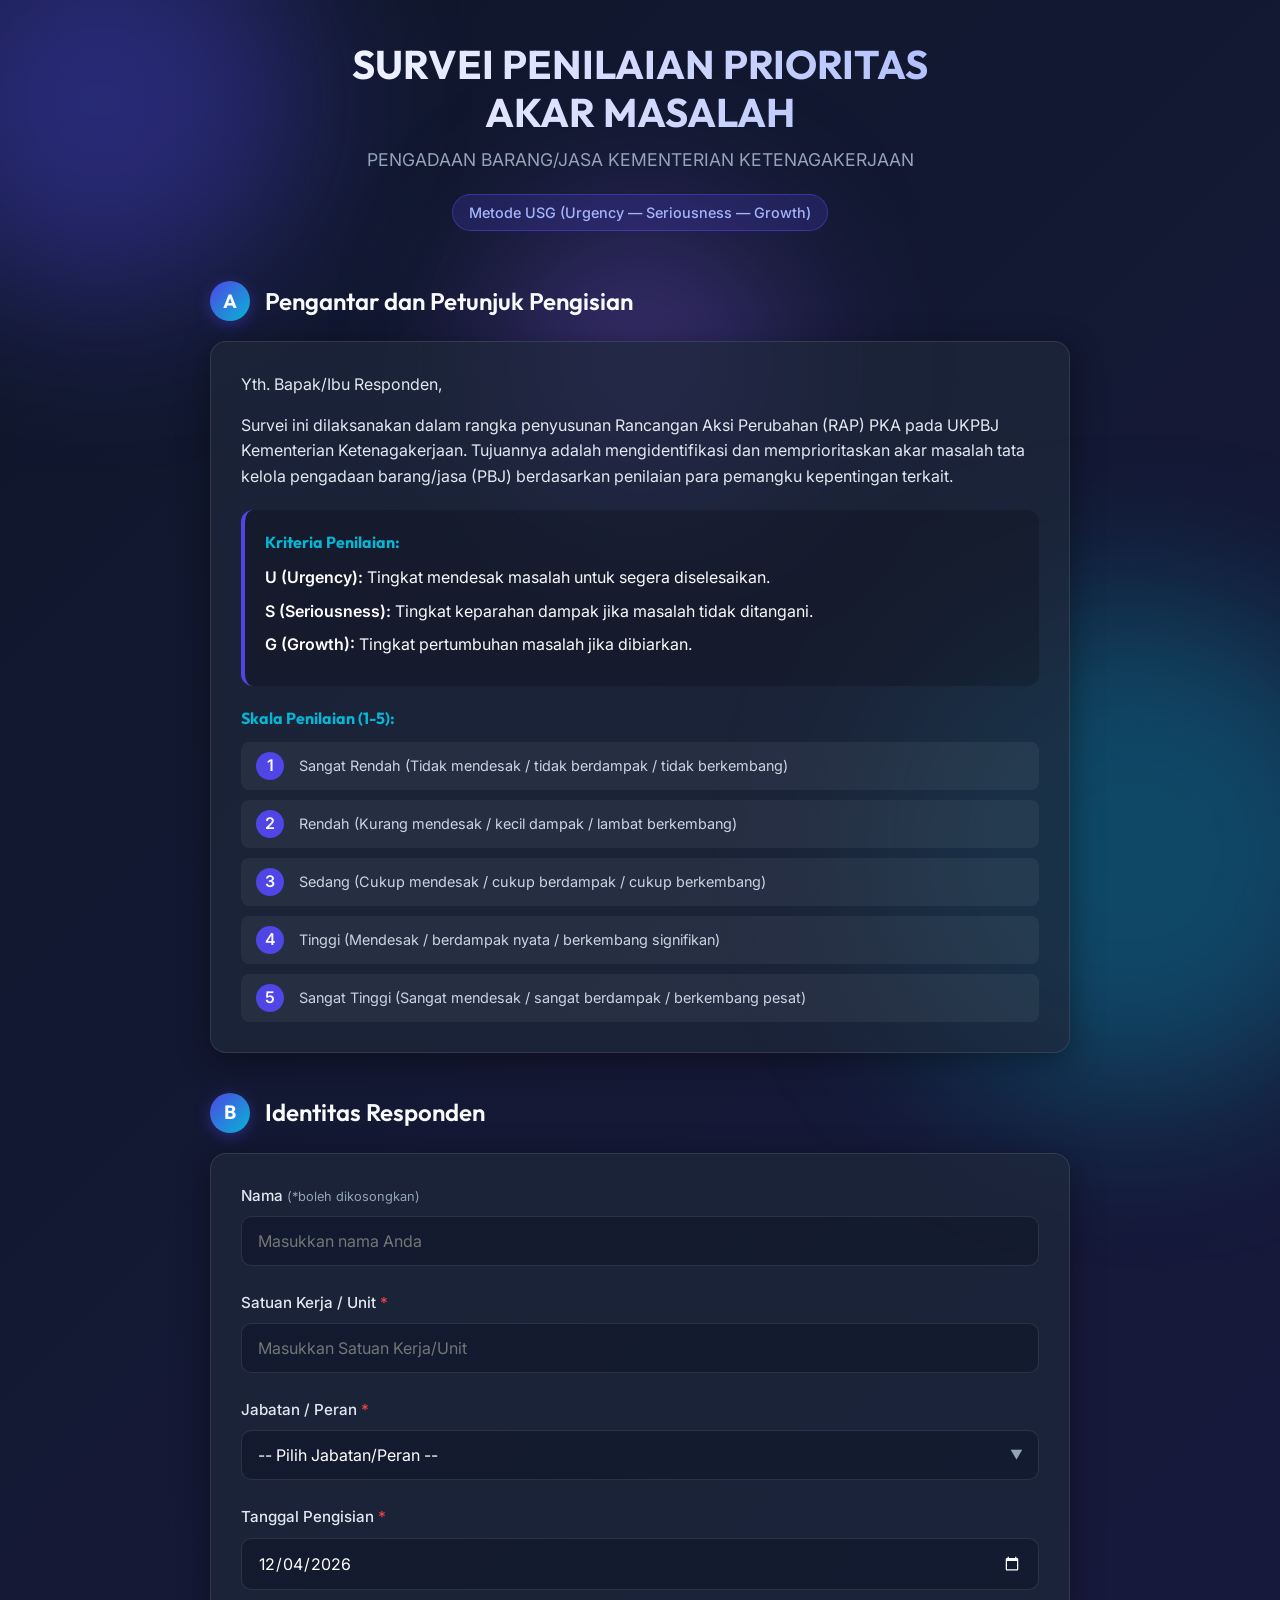
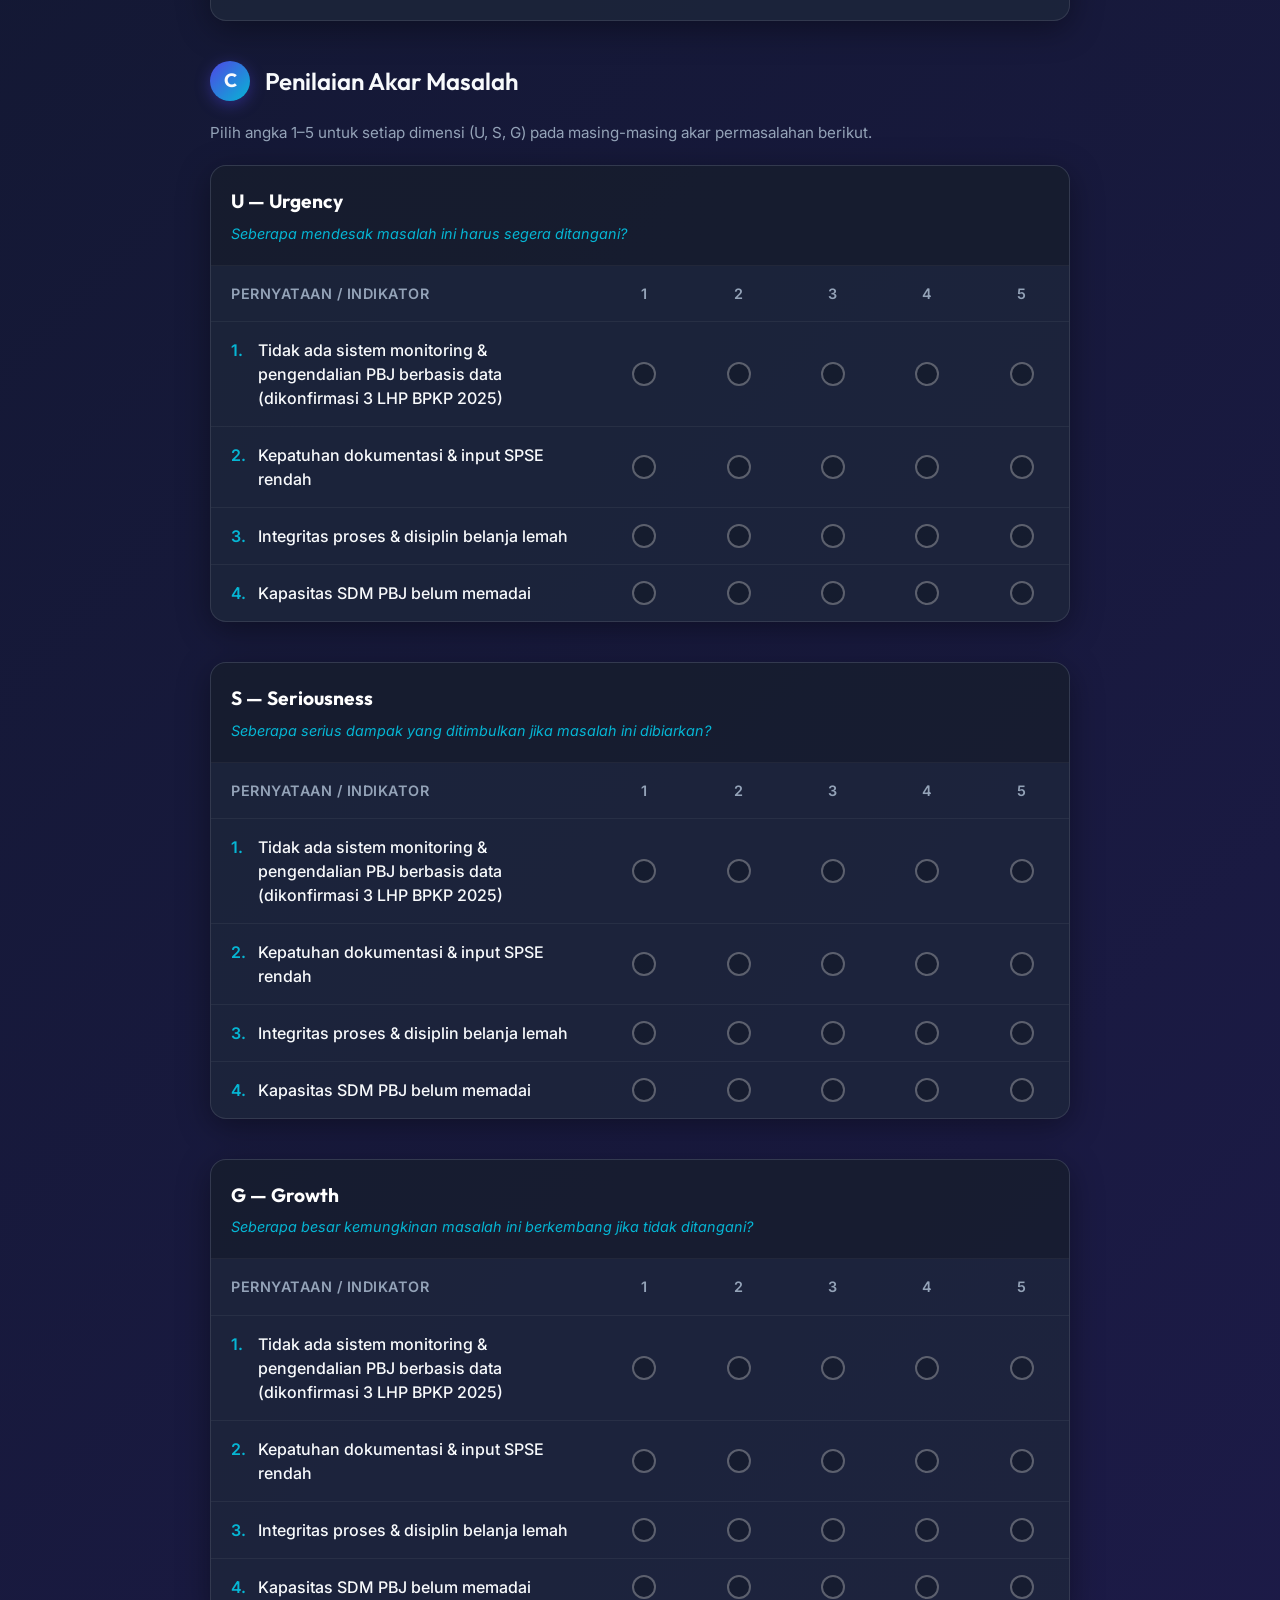
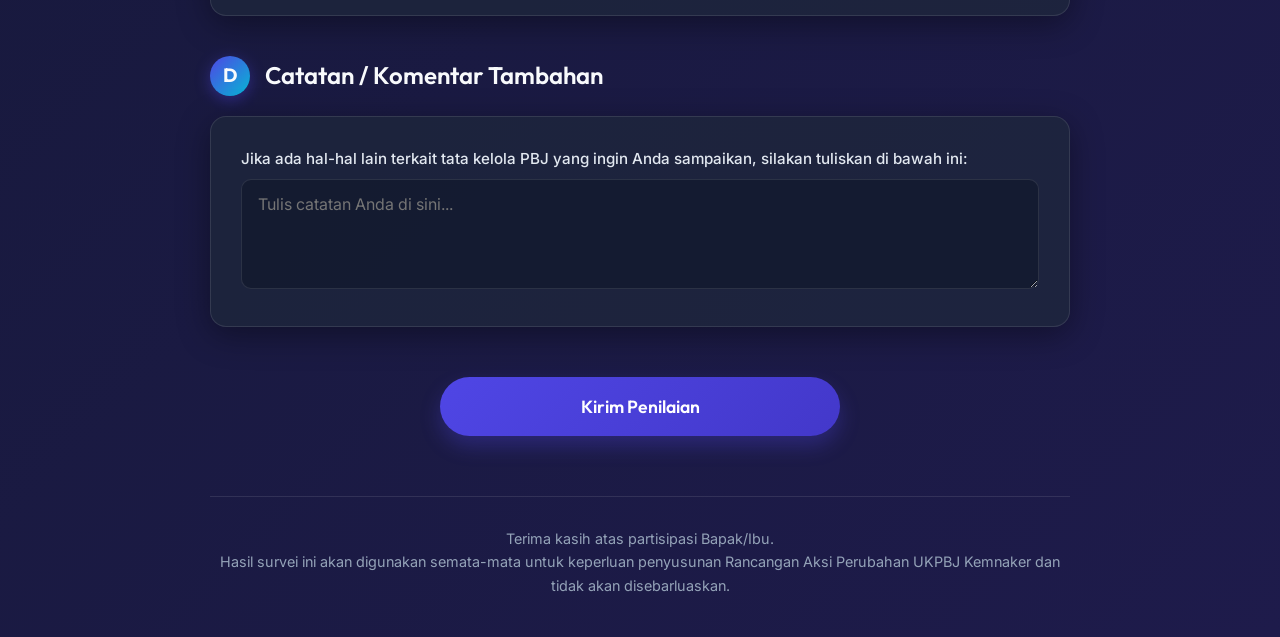
<file: index.html>
<!DOCTYPE html>
<html lang="id">
<head>
    <meta charset="UTF-8">
    <meta name="viewport" content="width=device-width, initial-scale=1.0">
    <title>Survei Prioritas Masalah PBJ Kemnaker</title>
    <!-- Google Fonts: Outfit for Headings, Inter for Body -->
    <link rel="preconnect" href="https://fonts.googleapis.com">
    <link rel="preconnect" href="https://fonts.gstatic.com" crossorigin>
    <link href="https://fonts.googleapis.com/css2?family=Inter:wght@400;500;600&family=Outfit:wght@500;600;700&display=swap" rel="stylesheet">
    <link rel="stylesheet" href="style.css">
</head>
<body>

    <!-- Background Elements for Premium Look -->
    <div class="bg-shape shape-1"></div>
    <div class="bg-shape shape-2"></div>
    <div class="bg-shape shape-3"></div>

    <div class="container animate-on-load">
        <header class="header">
            <div class="header-logo-placeholder"></div>
            <h1>SURVEI PENILAIAN PRIORITAS<br>AKAR MASALAH</h1>
            <h2>PENGADAAN BARANG/JASA KEMENTERIAN KETENAGAKERJAAN</h2>
            <div class="badge">Metode USG (Urgency — Seriousness — Growth)</div>
        </header>

        <form id="surveiForm">
            <!-- A. Pengantar -->
            <section class="form-section fade-in-section">
                <div class="section-header">
                    <div class="section-number">A</div>
                    <h3>Pengantar dan Petunjuk Pengisian</h3>
                </div>
                <div class="info-card glass-effect">
                    <p>Yth. Bapak/Ibu Responden,</p>
                    <p>Survei ini dilaksanakan dalam rangka penyusunan Rancangan Aksi Perubahan (RAP) PKA pada UKPBJ Kementerian Ketenagakerjaan. Tujuannya adalah mengidentifikasi dan memprioritaskan akar masalah tata kelola pengadaan barang/jasa (PBJ) berdasarkan penilaian para pemangku kepentingan terkait.</p>
                    
                    <div class="criteria-box">
                        <h4>Kriteria Penilaian:</h4>
                        <ul class="criteria-list">
                            <li><span class="highlight">U (Urgency):</span> Tingkat mendesak masalah untuk segera diselesaikan.</li>
                            <li><span class="highlight">S (Seriousness):</span> Tingkat keparahan dampak jika masalah tidak ditangani.</li>
                            <li><span class="highlight">G (Growth):</span> Tingkat pertumbuhan masalah jika dibiarkan.</li>
                        </ul>
                    </div>

                    <div class="scale-info">
                        <h4>Skala Penilaian (1-5):</h4>
                        <div class="scale-grid">
                            <div class="scale-item"><span class="scale-num">1</span> <span class="scale-desc">Sangat Rendah (Tidak mendesak / tidak berdampak / tidak berkembang)</span></div>
                            <div class="scale-item"><span class="scale-num">2</span> <span class="scale-desc">Rendah (Kurang mendesak / kecil dampak / lambat berkembang)</span></div>
                            <div class="scale-item"><span class="scale-num">3</span> <span class="scale-desc">Sedang (Cukup mendesak / cukup berdampak / cukup berkembang)</span></div>
                            <div class="scale-item"><span class="scale-num">4</span> <span class="scale-desc">Tinggi (Mendesak / berdampak nyata / berkembang signifikan)</span></div>
                            <div class="scale-item"><span class="scale-num">5</span> <span class="scale-desc">Sangat Tinggi (Sangat mendesak / sangat berdampak / berkembang pesat)</span></div>
                        </div>
                    </div>
                </div>
            </section>

            <!-- B. Identitas Responden -->
            <section class="form-section fade-in-section">
                <div class="section-header">
                    <div class="section-number">B</div>
                    <h3>Identitas Responden</h3>
                </div>
                <div class="card glass-effect">
                    <div class="form-grid">
                        <div class="form-group">
                            <label for="nama">Nama <span class="optional">(*boleh dikosongkan)</span></label>
                            <input type="text" id="nama" name="nama" placeholder="Masukkan nama Anda">
                            <div class="input-focus-line"></div>
                        </div>
                        <div class="form-group">
                            <label for="satker">Satuan Kerja / Unit <span class="required">*</span></label>
                            <input type="text" id="satker" name="satker" required placeholder="Masukkan Satuan Kerja/Unit">
                            <div class="input-focus-line"></div>
                        </div>
                        <div class="form-group">
                            <label for="jabatan">Jabatan / Peran <span class="required">*</span></label>
                            <div class="select-wrapper">
                                <select id="jabatan" name="jabatan" required>
                                    <option value="" disabled selected>-- Pilih Jabatan/Peran --</option>
                                    <option value="PPK">PPK</option>
                                    <option value="Kepala Satker">Kepala Satker</option>
                                    <option value="JFPPBJ">JFPPBJ</option>
                                    <option value="Lainnya">Lainnya</option>
                                </select>
                            </div>
                        </div>
                        <div class="form-group" id="jabatanLainnyaGroup" style="display: none;">
                            <label for="jabatanLainnya">Sebutkan Jabatan Lainnya <span class="required">*</span></label>
                            <input type="text" id="jabatanLainnya" name="jabatanLainnya" placeholder="Sebutkan...">
                            <div class="input-focus-line"></div>
                        </div>
                        <div class="form-group">
                            <label for="tanggal">Tanggal Pengisian <span class="required">*</span></label>
                            <input type="date" id="tanggal" name="tanggal" required>
                            <div class="input-focus-line"></div>
                        </div>
                    </div>
                </div>
            </section>

            <!-- C. Penilaian Akar Masalah -->
            <section class="form-section fade-in-section">
                <div class="section-header">
                    <div class="section-number">C</div>
                    <h3>Penilaian Akar Masalah</h3>
                </div>
                <p class="section-desc">Pilih angka 1–5 untuk setiap dimensi (U, S, G) pada masing-masing akar permasalahan berikut.</p>
                
                <div id="penilaianContainer">
                    <!-- Dinamis akan diisi oleh script.js -->
                </div>
            </section>

            <!-- D. Catatan / Komentar -->
            <section class="form-section fade-in-section">
                <div class="section-header">
                    <div class="section-number">D</div>
                    <h3>Catatan / Komentar Tambahan</h3>
                </div>
                <div class="card glass-effect">
                    <div class="form-group">
                        <label for="catatan">Jika ada hal-hal lain terkait tata kelola PBJ yang ingin Anda sampaikan, silakan tuliskan di bawah ini:</label>
                        <textarea id="catatan" name="catatan" rows="4" placeholder="Tulis catatan Anda di sini..."></textarea>
                        <div class="input-focus-line"></div>
                    </div>
                </div>
            </section>

            <div class="submit-container fade-in-section">
                <button type="submit" class="btn-submit">
                    <span class="btn-text">Kirim Penilaian</span>
                    <div class="btn-loader"></div>
                </button>
            </div>
        </form>

        <footer class="footer">
            <p>Terima kasih atas partisipasi Bapak/Ibu.<br>
            Hasil survei ini akan digunakan semata-mata untuk keperluan penyusunan Rancangan Aksi Perubahan UKPBJ Kemnaker dan tidak akan disebarluaskan.</p>
        </footer>
    </div>

    <!-- Success Modal -->
    <div id="successModal" class="modal">
        <div class="modal-content glass-effect">
            <div class="success-icon">
                <svg viewBox="0 0 24 24" fill="none" stroke="currentColor" stroke-width="2" stroke-linecap="round" stroke-linejoin="round">
                    <path d="M22 11.08V12a10 10 0 1 1-5.93-9.14"></path>
                    <polyline points="22 4 12 14.01 9 11.01"></polyline>
                </svg>
            </div>
            <h3>Terima Kasih!</h3>
            <p>Data survei Anda berhasil disimpan.</p>
            <button id="closeModal" class="btn-outline">Tutup</button>
        </div>
    </div>

    <script src="script.js"></script>
</body>
</html>
</file>
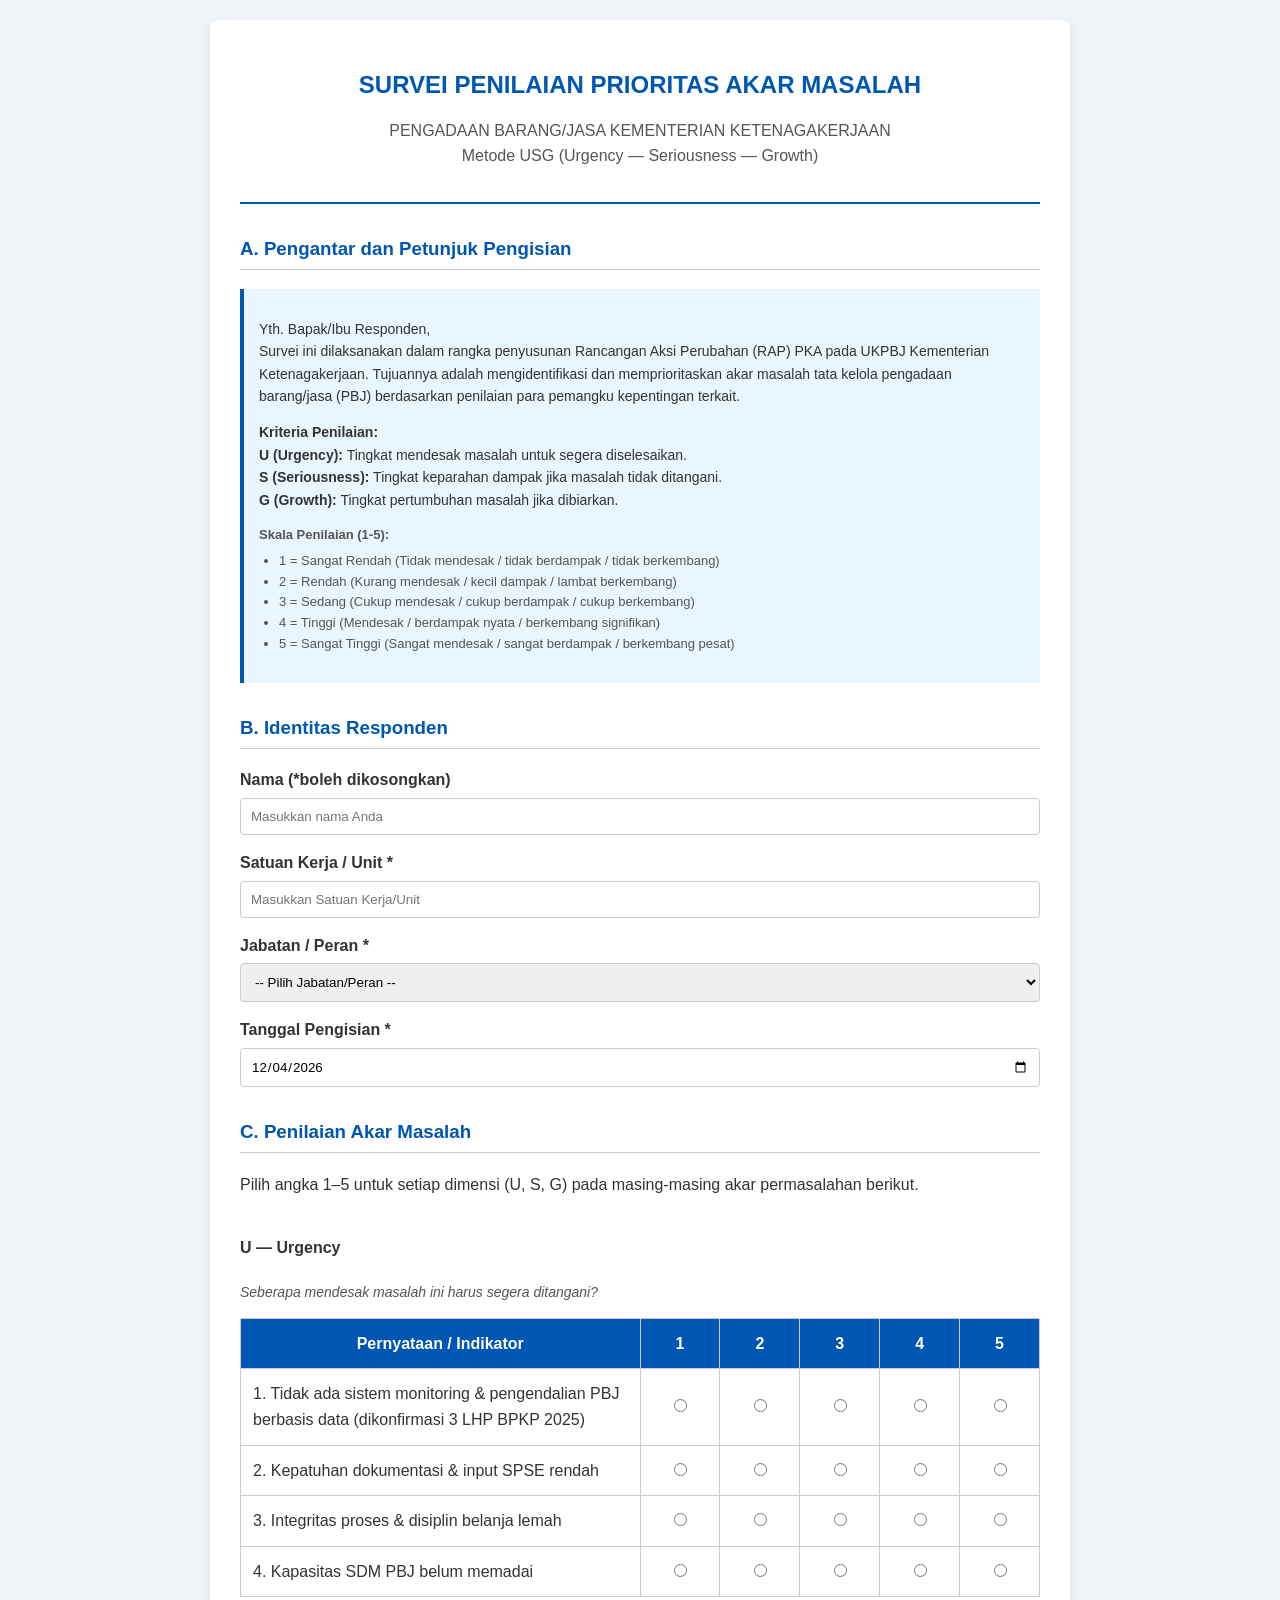
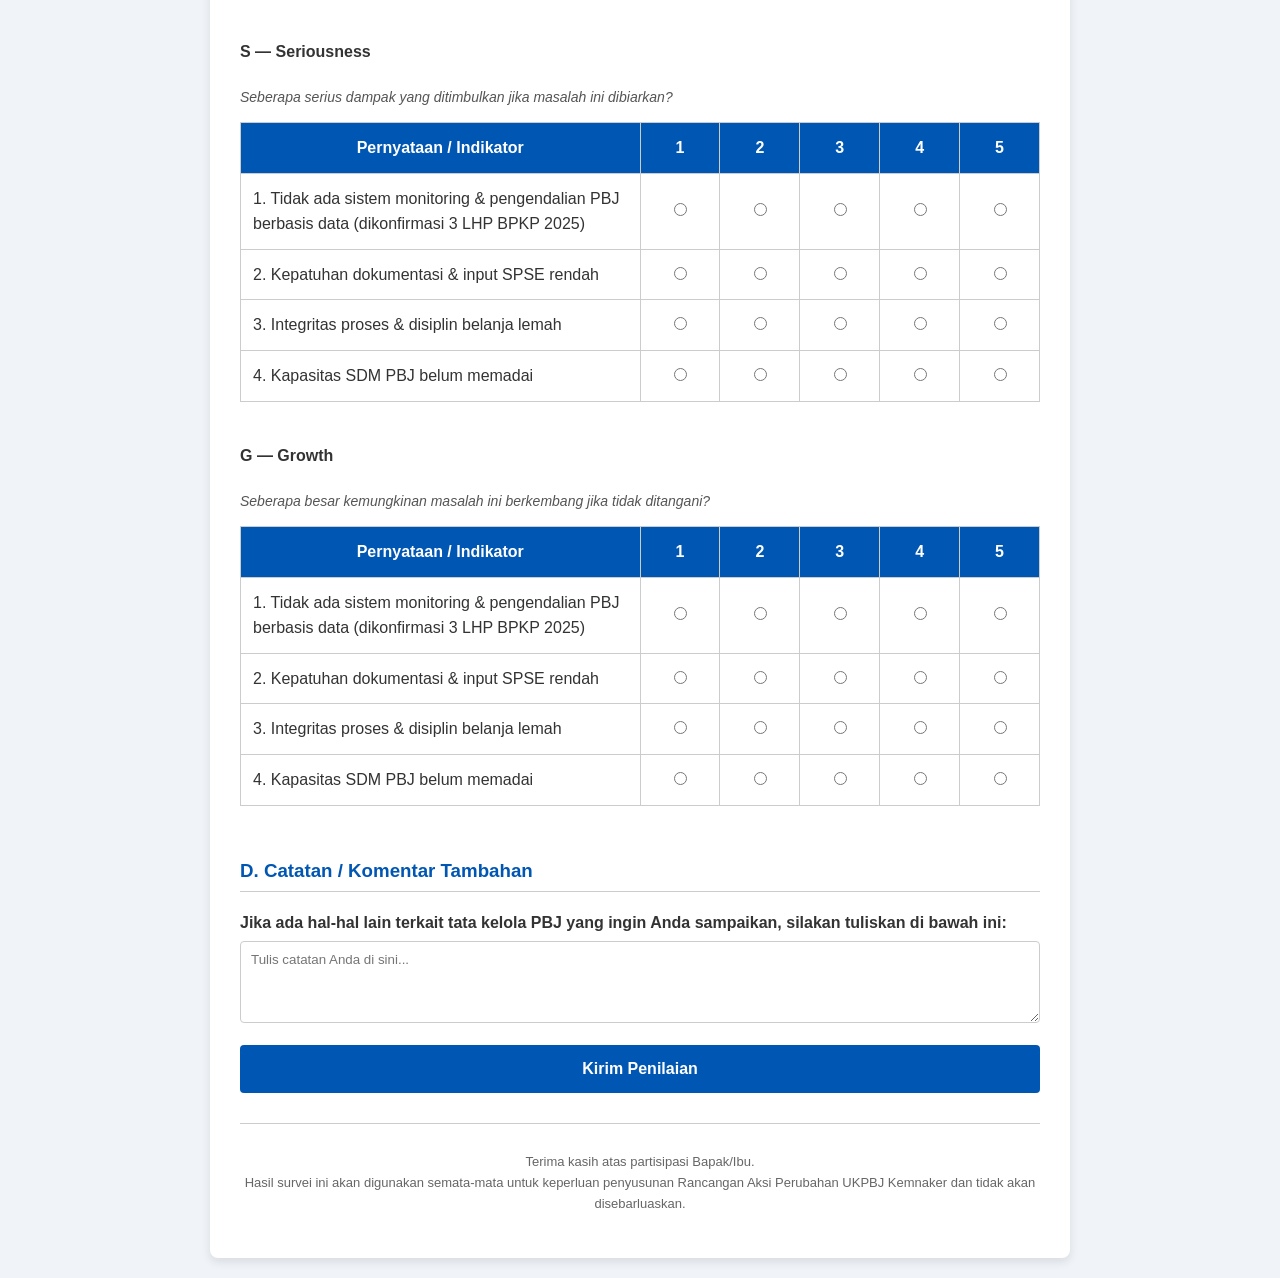
<file: gemini-code-1781513668849.html>
<!DOCTYPE html>
<html lang="id">
<head>
    <meta charset="UTF-8">
    <meta name="viewport" content="width=device-width, initial-scale=1.0">
    <title>Survei Prioritas Masalah PBJ Kemnaker</title>
    <style>
        :root {
            --primary-color: #0056b3;
            --bg-color: #f0f4f8;
            --text-color: #333;
            --border-color: #ccc;
        }
        body {
            font-family: 'Segoe UI', Tahoma, Geneva, Verdana, sans-serif;
            background-color: var(--bg-color);
            color: var(--text-color);
            line-height: 1.6;
            margin: 0;
            padding: 20px;
        }
        .container {
            max-width: 800px;
            margin: 0 auto;
            background: #fff;
            padding: 30px;
            border-radius: 8px;
            box-shadow: 0 4px 10px rgba(0,0,0,0.1);
        }
        .header {
            text-align: center;
            border-bottom: 2px solid var(--primary-color);
            padding-bottom: 20px;
            margin-bottom: 20px;
        }
        .header h1 {
            color: var(--primary-color);
            font-size: 24px;
            margin-bottom: 5px;
        }
        .header h2 {
            font-size: 16px;
            color: #555;
            font-weight: normal;
        }
        .info-box {
            background-color: #e9f5ff;
            border-left: 4px solid var(--primary-color);
            padding: 15px;
            margin-bottom: 20px;
            font-size: 14px;
        }
        h3 {
            color: var(--primary-color);
            border-bottom: 1px solid var(--border-color);
            padding-bottom: 5px;
            margin-top: 30px;
        }
        .form-group {
            margin-bottom: 15px;
        }
        label {
            display: block;
            font-weight: bold;
            margin-bottom: 5px;
        }
        input[type="text"], input[type="date"], select, textarea {
            width: 100%;
            padding: 10px;
            border: 1px solid var(--border-color);
            border-radius: 4px;
            box-sizing: border-box;
            font-family: inherit;
        }
        .table-responsive {
            overflow-x: auto;
        }
        table {
            width: 100%;
            border-collapse: collapse;
            margin-bottom: 20px;
        }
        th, td {
            border: 1px solid var(--border-color);
            padding: 12px;
            text-align: center;
        }
        th {
            background-color: var(--primary-color);
            color: #fff;
        }
        td.text-left {
            text-align: left;
        }
        .btn-submit {
            background-color: var(--primary-color);
            color: #fff;
            border: none;
            padding: 15px 20px;
            font-size: 16px;
            border-radius: 4px;
            cursor: pointer;
            width: 100%;
            font-weight: bold;
            transition: background 0.3s;
        }
        .btn-submit:hover {
            background-color: #004494;
        }
        .footer {
            text-align: center;
            font-size: 13px;
            color: #666;
            margin-top: 30px;
            border-top: 1px solid var(--border-color);
            padding-top: 15px;
        }
        /* scale details styling */
        .scale-info { font-size: 13px; color: #555; }
        .scale-info ul { margin-top: 5px; padding-left: 20px;}
    </style>
</head>
<body>

<div class="container">
    <div class="header">
        <h1>SURVEI PENILAIAN PRIORITAS AKAR MASALAH</h1>
        <h2>PENGADAAN BARANG/JASA KEMENTERIAN KETENAGAKERJAAN<br>Metode USG (Urgency — Seriousness — Growth)</h2>
    </div>

    <form id="surveiForm">
        <!-- A. Pengantar -->
        <h3>A. Pengantar dan Petunjuk Pengisian</h3>
        <div class="info-box">
            <p>Yth. Bapak/Ibu Responden,<br>
            Survei ini dilaksanakan dalam rangka penyusunan Rancangan Aksi Perubahan (RAP) PKA pada UKPBJ Kementerian Ketenagakerjaan. Tujuannya adalah mengidentifikasi dan memprioritaskan akar masalah tata kelola pengadaan barang/jasa (PBJ) berdasarkan penilaian para pemangku kepentingan terkait.</p>
            <p><strong>Kriteria Penilaian:</strong><br>
            <strong>U (Urgency):</strong> Tingkat mendesak masalah untuk segera diselesaikan.<br>
            <strong>S (Seriousness):</strong> Tingkat keparahan dampak jika masalah tidak ditangani.<br>
            <strong>G (Growth):</strong> Tingkat pertumbuhan masalah jika dibiarkan.</p>
            <div class="scale-info">
                <strong>Skala Penilaian (1-5):</strong>
                <ul>
                    <li>1 = Sangat Rendah (Tidak mendesak / tidak berdampak / tidak berkembang)</li>
                    <li>2 = Rendah (Kurang mendesak / kecil dampak / lambat berkembang)</li>
                    <li>3 = Sedang (Cukup mendesak / cukup berdampak / cukup berkembang)</li>
                    <li>4 = Tinggi (Mendesak / berdampak nyata / berkembang signifikan)</li>
                    <li>5 = Sangat Tinggi (Sangat mendesak / sangat berdampak / berkembang pesat)</li>
                </ul>
            </div>
        </div>

        <!-- B. Identitas Responden -->
        <h3>B. Identitas Responden</h3>
        <div class="form-group">
            <label for="nama">Nama (*boleh dikosongkan)</label>
            <input type="text" id="nama" name="nama" placeholder="Masukkan nama Anda">
        </div>
        <div class="form-group">
            <label for="satker">Satuan Kerja / Unit *</label>
            <input type="text" id="satker" name="satker" required placeholder="Masukkan Satuan Kerja/Unit">
        </div>
        <div class="form-group">
            <label for="jabatan">Jabatan / Peran *</label>
            <select id="jabatan" name="jabatan" required>
                <option value="">-- Pilih Jabatan/Peran --</option>
                <option value="PPK">PPK</option>
                <option value="Kepala Satker">Kepala Satker</option>
                <option value="JFPPBJ">JFPPBJ</option>
                <option value="Lainnya">Lainnya</option>
            </select>
        </div>
        <div class="form-group" id="jabatanLainnyaGroup" style="display: none;">
            <label for="jabatanLainnya">Sebutkan Jabatan Lainnya</label>
            <input type="text" id="jabatanLainnya" name="jabatanLainnya" placeholder="Sebutkan...">
        </div>
        <div class="form-group">
            <label for="tanggal">Tanggal Pengisian *</label>
            <input type="date" id="tanggal" name="tanggal" required>
        </div>

        <!-- C. Penilaian Akar Masalah -->
        <h3>C. Penilaian Akar Masalah</h3>
        <p>Pilih angka 1–5 untuk setiap dimensi (U, S, G) pada masing-masing akar permasalahan berikut.</p>

        <script>
            // Data untuk di-generate otomatis
            const masalah = [
                "1. Tidak ada sistem monitoring & pengendalian PBJ berbasis data (dikonfirmasi 3 LHP BPKP 2025)",
                "2. Kepatuhan dokumentasi & input SPSE rendah",
                "3. Integritas proses & disiplin belanja lemah",
                "4. Kapasitas SDM PBJ belum memadai"
            ];
            const dimensi = [
                { kode: "U", nama: "Urgency", tanya: "Seberapa mendesak masalah ini harus segera ditangani?" },
                { kode: "S", nama: "Seriousness", tanya: "Seberapa serius dampak yang ditimbulkan jika masalah ini dibiarkan?" },
                { kode: "G", nama: "Growth", tanya: "Seberapa besar kemungkinan masalah ini berkembang jika tidak ditangani?" }
            ];

            // Render form tabel secara dinamis dengan JS
            dimensi.forEach(d => {
                document.write(`<div class="table-responsive">`);
                document.write(`<h4>${d.kode} — ${d.nama}</h4>`);
                document.write(`<p style="font-size:14px; color:#555;"><i>${d.tanya}</i></p>`);
                document.write(`<table>
                    <thead>
                        <tr>
                            <th style="width: 50%;">Pernyataan / Indikator</th>
                            <th>1</th><th>2</th><th>3</th><th>4</th><th>5</th>
                        </tr>
                    </thead>
                    <tbody>`);
                
                masalah.forEach((m, idx) => {
                    document.write(`<tr>
                        <td class="text-left">${m}</td>`);
                    for(let i=1; i<=5; i++){
                        document.write(`<td><input type="radio" name="${d.kode}_Q${idx+1}" value="${i}" required></td>`);
                    }
                    document.write(`</tr>`);
                });
                
                document.write(`</tbody></table></div>`);
            });
        </script>

        <!-- D. Catatan / Komentar -->
        <h3>D. Catatan / Komentar Tambahan</h3>
        <div class="form-group">
            <label for="catatan">Jika ada hal-hal lain terkait tata kelola PBJ yang ingin Anda sampaikan, silakan tuliskan di bawah ini:</label>
            <textarea id="catatan" name="catatan" rows="4" placeholder="Tulis catatan Anda di sini..."></textarea>
        </div>

        <button type="submit" class="btn-submit">Kirim Penilaian</button>
    </form>

    <div class="footer">
        <p>Terima kasih atas partisipasi Bapak/Ibu.<br>
        Hasil survei ini akan digunakan semata-mata untuk keperluan penyusunan Rancangan Aksi Perubahan UKPBJ Kemnaker dan tidak akan disebarluaskan.</p>
    </div>
</div>

<script>
    // Set auto date to today
    document.getElementById('tanggal').valueAsDate = new Date();

    // Toggle field jabatan lainnya
    const jabatanSelect = document.getElementById('jabatan');
    const jabatanLainnyaGroup = document.getElementById('jabatanLainnyaGroup');
    jabatanSelect.addEventListener('change', function() {
        if(this.value === 'Lainnya') {
            jabatanLainnyaGroup.style.display = 'block';
            document.getElementById('jabatanLainnya').required = true;
        } else {
            jabatanLainnyaGroup.style.display = 'none';
            document.getElementById('jabatanLainnya').required = false;
        }
    });

    // Form submission action
    document.getElementById('surveiForm').addEventListener('submit', function(e) {
        e.preventDefault(); // Mencegah reload halaman
        alert('Terima kasih! Data survei Anda berhasil disimpan.');
        // Di sini Anda bisa menambahkan script pengiriman data ke Google Sheets/Database
        this.reset();
        document.getElementById('tanggal').valueAsDate = new Date();
    });
</script>

</body>
</html>
</file>
<file: style.css>
:root {
    --primary-color: #4F46E5; /* Indigo 600 */
    --primary-hover: #4338CA; /* Indigo 700 */
    --secondary-color: #06B6D4; /* Cyan 500 */
    --bg-gradient-start: #0F172A; /* Slate 900 */
    --bg-gradient-end: #1E1B4B; /* Indigo 950 */
    
    --text-primary: #F8FAFC; /* Slate 50 */
    --text-secondary: #94A3B8; /* Slate 400 */
    --text-dark: #334155; /* Slate 700 */
    
    --glass-bg: rgba(30, 41, 59, 0.7);
    --glass-border: rgba(255, 255, 255, 0.1);
    --glass-shadow: 0 8px 32px 0 rgba(0, 0, 0, 0.37);
    
    --error-color: #EF4444; /* Red 500 */
    --success-color: #10B981; /* Emerald 500 */
    
    --border-radius: 16px;
    --transition-speed: 0.3s;
}

* {
    margin: 0;
    padding: 0;
    box-sizing: border-box;
}

body {
    font-family: 'Inter', sans-serif;
    background: linear-gradient(135deg, var(--bg-gradient-start) 0%, var(--bg-gradient-end) 100%);
    color: var(--text-primary);
    line-height: 1.6;
    min-height: 100vh;
    overflow-x: hidden;
    position: relative;
}

/* Animated Background Shapes */
.bg-shape {
    position: fixed;
    border-radius: 50%;
    filter: blur(80px);
    z-index: -1;
    animation: float 20s infinite alternate ease-in-out;
}

.shape-1 {
    width: 400px;
    height: 400px;
    background: rgba(79, 70, 229, 0.4);
    top: -100px;
    left: -100px;
}

.shape-2 {
    width: 500px;
    height: 500px;
    background: rgba(6, 182, 212, 0.3);
    bottom: -200px;
    right: -100px;
    animation-delay: -5s;
}

.shape-3 {
    width: 300px;
    height: 300px;
    background: rgba(139, 92, 246, 0.3);
    top: 40%;
    left: 50%;
    transform: translate(-50%, -50%);
    animation-delay: -10s;
}

@keyframes float {
    0% { transform: translate(0, 0) scale(1); }
    50% { transform: translate(50px, 30px) scale(1.1); }
    100% { transform: translate(-30px, 50px) scale(0.9); }
}

/* Main Container */
.container {
    max-width: 900px;
    margin: 40px auto;
    padding: 0 20px;
}

/* Glassmorphism Effect */
.glass-effect {
    background: var(--glass-bg);
    backdrop-filter: blur(12px);
    -webkit-backdrop-filter: blur(12px);
    border: 1px solid var(--glass-border);
    border-radius: var(--border-radius);
    box-shadow: var(--glass-shadow);
}

/* Header */
.header {
    text-align: center;
    margin-bottom: 50px;
}

.header h1 {
    font-family: 'Outfit', sans-serif;
    font-size: 2.5rem;
    font-weight: 700;
    background: linear-gradient(to right, #fff, #a5b4fc);
    -webkit-background-clip: text;
    -webkit-text-fill-color: transparent;
    margin-bottom: 10px;
    line-height: 1.2;
}

.header h2 {
    font-size: 1.1rem;
    color: var(--text-secondary);
    font-weight: 400;
    margin-bottom: 20px;
}

.badge {
    display: inline-block;
    padding: 6px 16px;
    background: rgba(79, 70, 229, 0.2);
    border: 1px solid rgba(79, 70, 229, 0.5);
    border-radius: 30px;
    font-size: 0.9rem;
    color: #a5b4fc;
    font-weight: 500;
}

/* Sections */
.form-section {
    margin-bottom: 40px;
    opacity: 0;
    transform: translateY(30px);
    transition: opacity 0.8s ease, transform 0.8s ease;
}

.form-section.is-visible {
    opacity: 1;
    transform: translateY(0);
}

.section-header {
    display: flex;
    align-items: center;
    margin-bottom: 20px;
}

.section-number {
    width: 40px;
    height: 40px;
    background: linear-gradient(135deg, var(--primary-color), var(--secondary-color));
    border-radius: 50%;
    display: flex;
    align-items: center;
    justify-content: center;
    font-family: 'Outfit', sans-serif;
    font-size: 1.2rem;
    font-weight: 700;
    margin-right: 15px;
    box-shadow: 0 4px 15px rgba(79, 70, 229, 0.4);
}

.section-header h3 {
    font-family: 'Outfit', sans-serif;
    font-size: 1.5rem;
    font-weight: 600;
}

.section-desc {
    color: var(--text-secondary);
    margin-bottom: 20px;
    font-size: 0.95rem;
}

/* Cards & Info Box */
.info-card, .card {
    padding: 30px;
}

.info-card p {
    margin-bottom: 15px;
    color: #E2E8F0;
}

.criteria-box {
    background: rgba(0, 0, 0, 0.2);
    padding: 20px;
    border-radius: 12px;
    margin: 20px 0;
    border-left: 4px solid var(--primary-color);
}

.criteria-box h4, .scale-info h4 {
    margin-bottom: 10px;
    color: var(--secondary-color);
    font-family: 'Outfit', sans-serif;
}

.criteria-list {
    list-style: none;
}

.criteria-list li {
    margin-bottom: 8px;
}

.highlight {
    font-weight: 600;
    color: #fff;
}

.scale-grid {
    display: grid;
    gap: 10px;
}

.scale-item {
    display: flex;
    align-items: center;
    background: rgba(255, 255, 255, 0.05);
    padding: 10px 15px;
    border-radius: 8px;
    transition: transform var(--transition-speed), background var(--transition-speed);
}

.scale-item:hover {
    transform: translateX(5px);
    background: rgba(255, 255, 255, 0.1);
}

.scale-num {
    width: 28px;
    height: 28px;
    background: var(--primary-color);
    border-radius: 50%;
    display: flex;
    align-items: center;
    justify-content: center;
    font-weight: 600;
    margin-right: 15px;
    flex-shrink: 0;
}

.scale-desc {
    font-size: 0.9rem;
    color: #CBD5E1;
}

/* Form Elements */
.form-grid {
    display: grid;
    gap: 25px;
}

.form-group {
    position: relative;
}

label {
    display: block;
    margin-bottom: 8px;
    font-size: 0.95rem;
    color: #E2E8F0;
    font-weight: 500;
}

.required {
    color: var(--error-color);
}

.optional {
    font-size: 0.8rem;
    color: var(--text-secondary);
    font-weight: 400;
}

input[type="text"], input[type="date"], select, textarea {
    width: 100%;
    padding: 14px 16px;
    background: rgba(15, 23, 42, 0.6);
    border: 1px solid rgba(255, 255, 255, 0.1);
    border-radius: 10px;
    color: #fff;
    font-family: 'Inter', sans-serif;
    font-size: 1rem;
    transition: border-color var(--transition-speed), box-shadow var(--transition-speed);
    outline: none;
}

/* Custom styling for date icon to look better on dark mode */
input[type="date"]::-webkit-calendar-picker-indicator {
    filter: invert(1);
    cursor: pointer;
}

input:focus, select:focus, textarea:focus {
    border-color: var(--primary-color);
    box-shadow: 0 0 0 3px rgba(79, 70, 229, 0.2);
}

.input-focus-line {
    position: absolute;
    bottom: 0;
    left: 0;
    width: 0;
    height: 2px;
    background: linear-gradient(90deg, var(--primary-color), var(--secondary-color));
    transition: width 0.4s ease;
    border-radius: 0 0 10px 10px;
}

input:focus ~ .input-focus-line, 
textarea:focus ~ .input-focus-line {
    width: 100%;
}

textarea {
    resize: vertical;
    min-height: 100px;
}

/* Custom Select */
.select-wrapper {
    position: relative;
}

.select-wrapper::after {
    content: '▼';
    font-size: 0.8rem;
    position: absolute;
    right: 16px;
    top: 50%;
    transform: translateY(-50%);
    color: var(--text-secondary);
    pointer-events: none;
}

select {
    appearance: none;
    -webkit-appearance: none;
    cursor: pointer;
}

select option {
    background-color: var(--bg-gradient-start);
    color: white;
}

/* Table Design for Questions */
.table-container {
    margin-bottom: 40px;
    overflow-x: auto;
    border-radius: var(--border-radius);
    background: var(--glass-bg);
    backdrop-filter: blur(12px);
    -webkit-backdrop-filter: blur(12px);
    border: 1px solid var(--glass-border);
    box-shadow: var(--glass-shadow);
}

.table-header {
    padding: 20px;
    border-bottom: 1px solid rgba(255, 255, 255, 0.05);
    background: rgba(0, 0, 0, 0.2);
}

.table-header h4 {
    font-family: 'Outfit', sans-serif;
    color: #fff;
    font-size: 1.2rem;
    margin-bottom: 5px;
}

.table-header p {
    color: var(--secondary-color);
    font-size: 0.9rem;
    font-style: italic;
}

table {
    width: 100%;
    border-collapse: collapse;
}

th, td {
    padding: 16px 20px;
    text-align: center;
    border-bottom: 1px solid rgba(255, 255, 255, 0.05);
}

th {
    font-weight: 600;
    color: #94A3B8;
    font-size: 0.9rem;
    text-transform: uppercase;
    letter-spacing: 0.5px;
}

td.text-left {
    text-align: left;
    font-weight: 500;
    color: #F8FAFC;
    line-height: 1.5;
}

.bullet-question {
    display: flex;
    align-items: flex-start;
    gap: 8px;
}

.bullet-num {
    font-weight: 600;
    color: var(--secondary-color);
    flex-shrink: 0;
    min-width: 1.2rem;
}

.bullet-text {
    flex-grow: 1;
}

tr:last-child td {
    border-bottom: none;
}

tr:hover {
    background: rgba(255, 255, 255, 0.02);
}

/* Custom Radio Buttons */
.radio-group {
    display: flex;
    justify-content: center;
    align-items: center;
}

input[type="radio"] {
    appearance: none;
    -webkit-appearance: none;
    width: 24px;
    height: 24px;
    border: 2px solid rgba(255, 255, 255, 0.3);
    border-radius: 50%;
    margin: 0;
    cursor: pointer;
    position: relative;
    transition: all 0.2s ease;
    background: rgba(0, 0, 0, 0.2);
}

input[type="radio"]:hover {
    border-color: var(--secondary-color);
    transform: scale(1.1);
}

input[type="radio"]:checked {
    border-color: var(--secondary-color);
    background: rgba(6, 182, 212, 0.1);
}

input[type="radio"]:checked::after {
    content: '';
    position: absolute;
    top: 50%;
    left: 50%;
    transform: translate(-50%, -50%);
    width: 12px;
    height: 12px;
    background: var(--secondary-color);
    border-radius: 50%;
    animation: popIn 0.3s cubic-bezier(0.175, 0.885, 0.32, 1.275);
}

@keyframes popIn {
    0% { transform: translate(-50%, -50%) scale(0); }
    100% { transform: translate(-50%, -50%) scale(1); }
}

/* Submit Button */
.submit-container {
    text-align: center;
    margin-top: 50px;
}

.btn-submit {
    background: linear-gradient(135deg, var(--primary-color), var(--primary-hover));
    color: #fff;
    border: none;
    padding: 18px 40px;
    font-size: 1.1rem;
    font-family: 'Outfit', sans-serif;
    font-weight: 600;
    border-radius: 30px;
    cursor: pointer;
    box-shadow: 0 10px 20px rgba(79, 70, 229, 0.3);
    transition: all 0.3s ease;
    position: relative;
    overflow: hidden;
    width: 100%;
    max-width: 400px;
    display: inline-flex;
    justify-content: center;
    align-items: center;
}

.btn-submit::before {
    content: '';
    position: absolute;
    top: 0;
    left: -100%;
    width: 100%;
    height: 100%;
    background: linear-gradient(90deg, transparent, rgba(255, 255, 255, 0.2), transparent);
    transition: left 0.5s ease;
}

.btn-submit:hover {
    transform: translateY(-3px);
    box-shadow: 0 15px 25px rgba(79, 70, 229, 0.4);
}

.btn-submit:hover::before {
    left: 100%;
}

.btn-submit:active {
    transform: translateY(1px);
    box-shadow: 0 5px 10px rgba(79, 70, 229, 0.3);
}

.btn-loader {
    display: none;
    width: 20px;
    height: 20px;
    border: 3px solid rgba(255,255,255,0.3);
    border-radius: 50%;
    border-top-color: #fff;
    animation: spin 1s ease-in-out infinite;
}

.btn-submit.loading .btn-text {
    display: none;
}

.btn-submit.loading .btn-loader {
    display: block;
}

@keyframes spin {
    to { transform: rotate(360deg); }
}

/* Footer */
.footer {
    text-align: center;
    margin-top: 60px;
    padding-top: 30px;
    border-top: 1px solid rgba(255, 255, 255, 0.1);
    color: var(--text-secondary);
    font-size: 0.9rem;
}

/* Modal */
.modal {
    display: none;
    position: fixed;
    top: 0;
    left: 0;
    width: 100%;
    height: 100%;
    background: rgba(0, 0, 0, 0.7);
    backdrop-filter: blur(5px);
    z-index: 1000;
    align-items: center;
    justify-content: center;
    opacity: 0;
    transition: opacity 0.3s ease;
}

.modal.show {
    display: flex;
    opacity: 1;
}

.modal-content {
    background: var(--bg-gradient-start);
    padding: 40px;
    border-radius: 20px;
    text-align: center;
    max-width: 400px;
    width: 90%;
    transform: scale(0.8) translateY(20px);
    transition: transform 0.4s cubic-bezier(0.175, 0.885, 0.32, 1.275);
}

.modal.show .modal-content {
    transform: scale(1) translateY(0);
}

.success-icon {
    width: 70px;
    height: 70px;
    background: rgba(16, 185, 129, 0.1);
    color: var(--success-color);
    border-radius: 50%;
    display: flex;
    align-items: center;
    justify-content: center;
    margin: 0 auto 20px;
}

.success-icon svg {
    width: 40px;
    height: 40px;
}

.modal h3 {
    font-family: 'Outfit', sans-serif;
    font-size: 1.8rem;
    margin-bottom: 10px;
    color: #fff;
}

.modal p {
    color: var(--text-secondary);
    margin-bottom: 30px;
}

.btn-outline {
    background: transparent;
    border: 2px solid var(--text-secondary);
    color: #fff;
    padding: 10px 30px;
    border-radius: 30px;
    font-family: 'Inter', sans-serif;
    font-weight: 500;
    cursor: pointer;
    transition: all 0.3s;
}

.btn-outline:hover {
    background: var(--text-secondary);
    color: var(--bg-gradient-start);
}

/* Animations */
.animate-on-load {
    animation: fadeInUp 1s ease forwards;
}

@keyframes fadeInUp {
    from {
        opacity: 0;
        transform: translateY(40px);
    }
    to {
        opacity: 1;
        transform: translateY(0);
    }
}

/* Responsive adjustments */
@media (max-width: 768px) {
    .container {
        padding: 0 15px;
        margin: 20px auto;
    }
    
    .header h1 {
        font-size: 2rem;
    }
    
    .info-card, .card {
        padding: 20px;
    }
    
    table, thead, tbody, th, td, tr {
        display: block;
    }
    
    thead tr {
        position: absolute;
        top: -9999px;
        left: -9999px;
    }
    
    tr { border-bottom: 1px solid rgba(255,255,255,0.1); margin-bottom: 15px; padding-bottom: 15px; }
    tr:last-child { border-bottom: none; }
    
    td {
        border: none;
        position: relative;
        padding-left: 50% !important;
        text-align: left;
    }
    
    td.text-left {
        padding-left: 15px !important;
        font-weight: 600;
        color: var(--secondary-color);
        margin-bottom: 10px;
    }
    
    td:not(.text-left):before {
        position: absolute;
        top: 16px;
        left: 15px;
        width: 45%;
        padding-right: 10px;
        white-space: nowrap;
        font-weight: 500;
        color: var(--text-secondary);
        content: "Nilai " attr(data-label) ": ";
    }
    
    .radio-group {
        justify-content: flex-start;
    }
}
</file>
